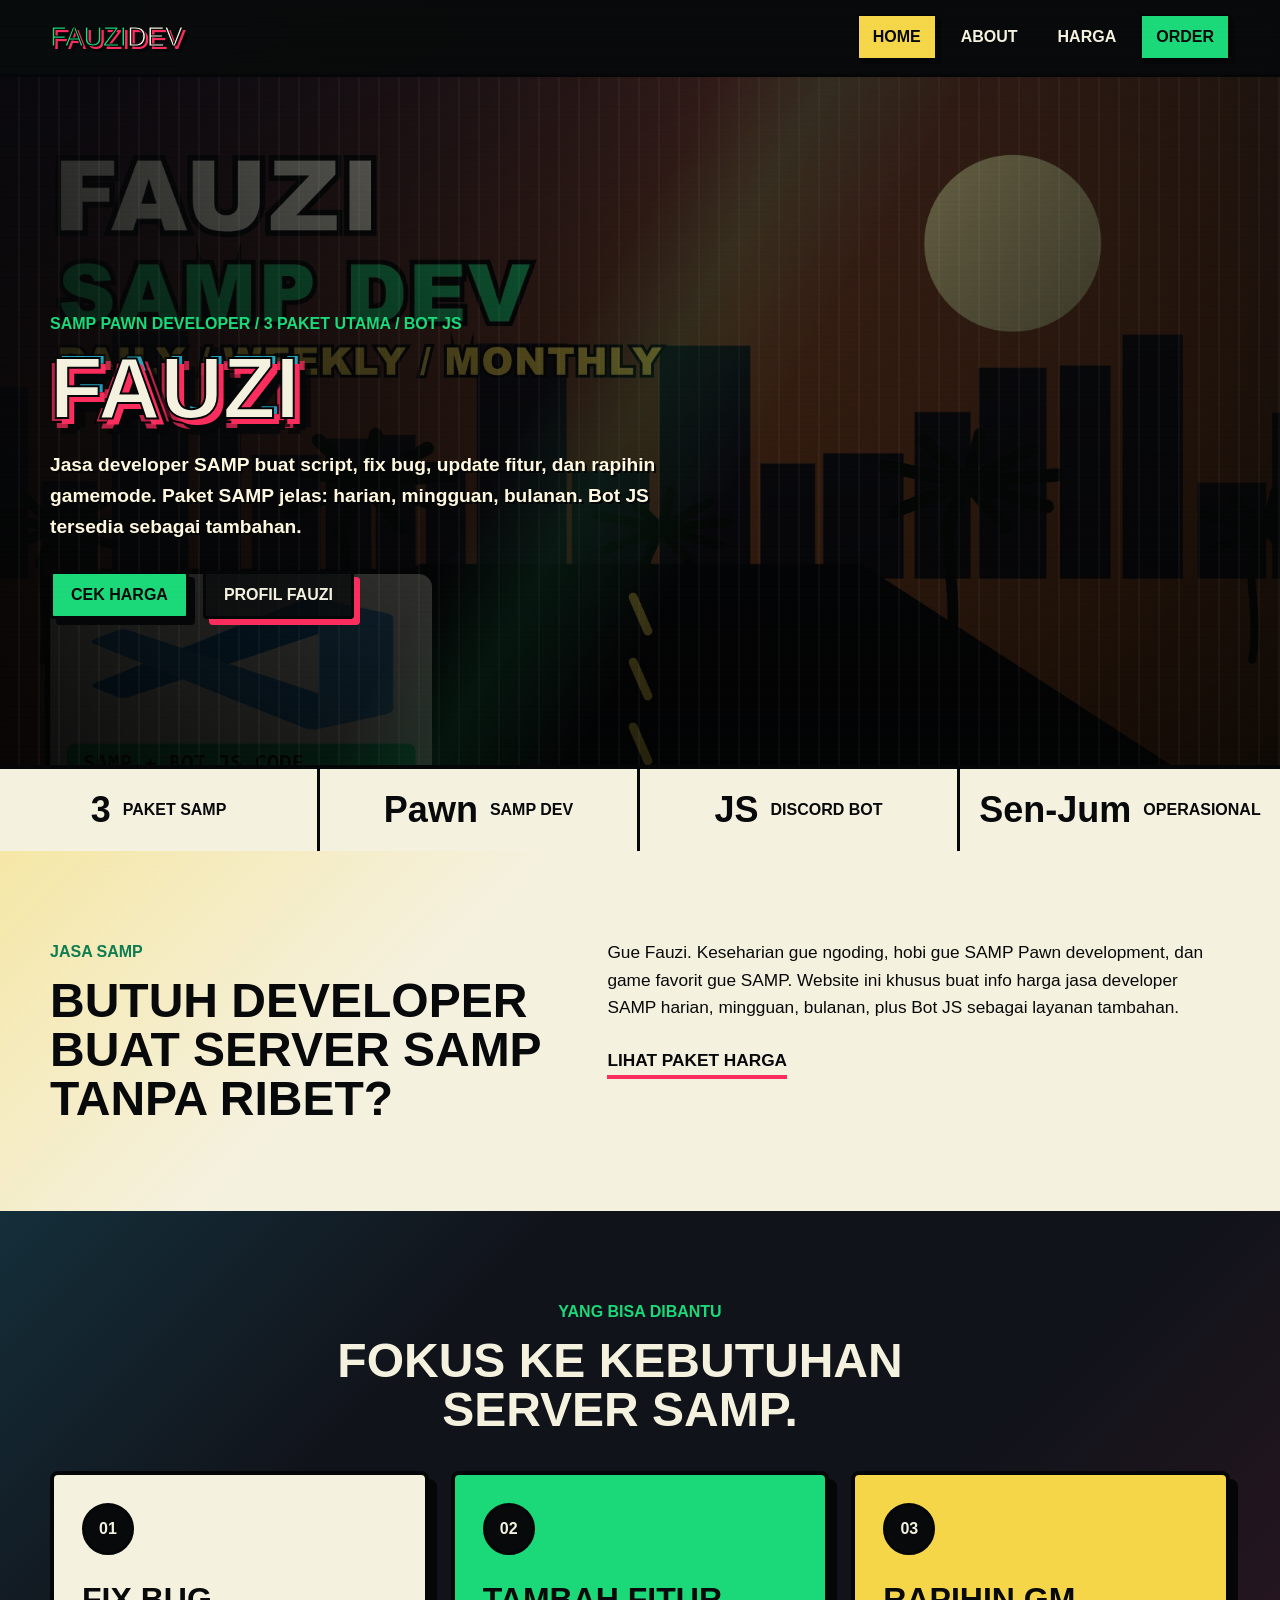
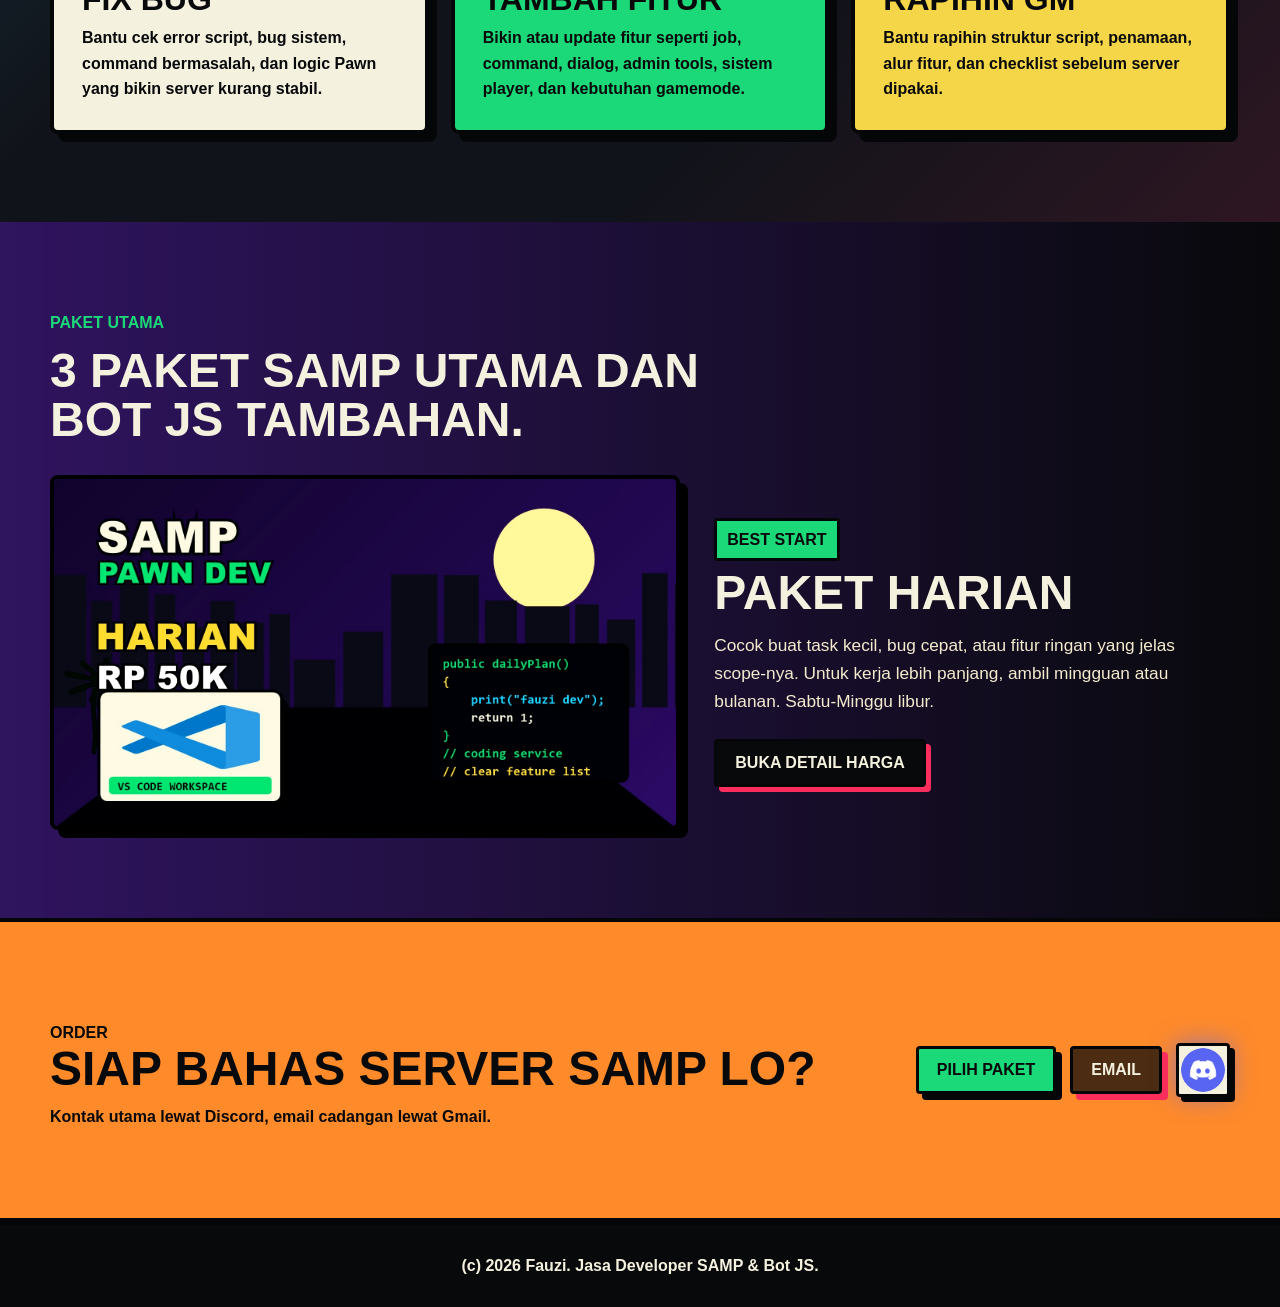
<file: index.html>
<!doctype html>
<html lang="id">
  <head>
    <meta charset="utf-8">
    <meta name="viewport" content="width=device-width, initial-scale=1">
    <meta name="description" content="Jasa developer SAMP Pawn dan Bot JS oleh Fauzi, paket harian, mingguan, bulanan, dan bot Discord.">
    <title>Fauzi | Jasa Developer SAMP</title>
    <link rel="stylesheet" href="css/style.css">
    <link rel="icon" href="assets/icons/github-icon.svg" type="image/svg+xml">
  </head>
  <body>
    <a class="skip-link" href="#main-content">Lewati ke konten</a>

    <header class="site-header">
      <nav class="nav-shell" aria-label="Navigasi utama">
        <a class="brand" href="index.html" aria-label="Kembali ke beranda">
          <span>fauzi</span>dev
        </a>
        <button class="nav-toggle" type="button" aria-expanded="false" aria-controls="nav-menu" aria-label="Buka menu">
          <span></span>
          <span></span>
          <span></span>
        </button>
        <ul class="nav-menu" id="nav-menu">
          <li><a href="index.html">Home</a></li>
          <li><a href="about.html">About</a></li>
          <li><a href="projects.html">Harga</a></li>
          <li><a class="nav-cta" href="projects.html#harga">Order</a></li>
        </ul>
      </nav>
    </header>

    <main id="main-content">
      <section class="hero">
        <div class="hero-shade"></div>
        <div class="hero-content reveal">
          <p class="eyebrow">SAMP Pawn developer / 3 paket utama / Bot JS</p>
          <h1 class="graffiti-title" data-text="Fauzi">Fauzi</h1>
          <p class="hero-copy">
            Jasa developer SAMP buat script, fix bug, update fitur, dan rapihin gamemode.
            Paket SAMP jelas: harian, mingguan, bulanan. Bot JS tersedia sebagai tambahan.
          </p>
          <div class="hero-actions">
            <a class="btn btn-primary" href="projects.html#harga">Cek Harga</a>
            <a class="btn btn-ghost" href="about.html">Profil Fauzi</a>
          </div>
        </div>

        <div class="hero-strip" aria-label="Ringkasan jasa">
          <div>
            <strong>3</strong>
            <span>Paket SAMP</span>
          </div>
          <div>
            <strong>Pawn</strong>
            <span>SAMP Dev</span>
          </div>
          <div>
            <strong>JS</strong>
            <span>Discord Bot</span>
          </div>
          <div>
            <strong>Sen-Jum</strong>
            <span>Operasional</span>
          </div>
        </div>
      </section>

      <section class="section intro-band">
        <div class="container two-column">
          <div class="section-heading reveal">
            <p class="eyebrow">Jasa SAMP</p>
            <h2>Butuh developer buat server SAMP tanpa ribet?</h2>
          </div>
          <div class="intro-copy reveal">
            <p>
              Gue Fauzi. Keseharian gue ngoding, hobi gue SAMP Pawn development,
              dan game favorit gue SAMP. Website ini khusus buat info harga jasa
              developer SAMP harian, mingguan, bulanan, plus Bot JS sebagai layanan tambahan.
            </p>
            <a class="text-link" href="projects.html#harga">Lihat paket harga</a>
          </div>
        </div>
      </section>

      <section class="section skill-band">
        <div class="container">
          <div class="section-heading center reveal">
            <p class="eyebrow">Yang bisa dibantu</p>
            <h2>Fokus ke kebutuhan server SAMP.</h2>
          </div>
          <div class="skill-grid">
            <article class="skill-card reveal">
              <span class="skill-number">01</span>
              <h3>Fix Bug</h3>
              <p>Bantu cek error script, bug sistem, command bermasalah, dan logic Pawn yang bikin server kurang stabil.</p>
            </article>
            <article class="skill-card reveal">
              <span class="skill-number">02</span>
              <h3>Tambah Fitur</h3>
              <p>Bikin atau update fitur seperti job, command, dialog, admin tools, sistem player, dan kebutuhan gamemode.</p>
            </article>
            <article class="skill-card reveal">
              <span class="skill-number">03</span>
              <h3>Rapihin GM</h3>
              <p>Bantu rapihin struktur script, penamaan, alur fitur, dan checklist sebelum server dipakai.</p>
            </article>
          </div>
        </div>
      </section>

      <section class="section featured-band">
        <div class="container">
          <div class="section-heading reveal">
            <p class="eyebrow">Paket utama</p>
            <h2>3 paket SAMP utama dan Bot JS tambahan.</h2>
          </div>
          <div class="featured-project">
            <img src="assets/images/price-daily.jpg" alt="Poster paket harian developer SAMP">
            <div class="featured-copy reveal">
              <span class="project-tag">Best Start</span>
              <h3>Paket Harian</h3>
              <p>
                Cocok buat task kecil, bug cepat, atau fitur ringan yang jelas scope-nya.
                Untuk kerja lebih panjang, ambil mingguan atau bulanan. Sabtu-Minggu libur.
              </p>
              <a class="btn btn-dark" href="projects.html#harga">Buka Detail Harga</a>
            </div>
          </div>
        </div>
      </section>

      <section class="section contact-band">
        <div class="container contact-panel reveal">
          <div>
            <p class="eyebrow">Order</p>
            <h2>Siap bahas server SAMP lo?</h2>
            <p>Kontak utama lewat Discord, email cadangan lewat Gmail.</p>
          </div>
          <div class="contact-actions">
            <a class="btn btn-primary" href="projects.html#harga">Pilih Paket</a>
            <a class="btn btn-ghost" href="mailto:Fluzyyxstore@gmail.com">Email</a>
            <a class="icon-link discord-link discord-order" href="https://discord.com/users/1318970252138385441" target="_blank" rel="noopener" data-message="Halo kak, saya ingin bertanya tentang jasa dev SAMP. Fitur fitur yang saya butuhkan:" aria-label="Buka Discord Fauzi" title="Discord Fauzi">
              <img src="assets/icons/discord-logo.png" alt="">
            </a>
          </div>
        </div>
      </section>
    </main>

    <footer class="site-footer">
      <p>(c) <span id="year"></span> Fauzi. Jasa Developer SAMP &amp; Bot JS.</p>
    </footer>

    <script src="js/script.js"></script>
  </body>
</html>
</file>
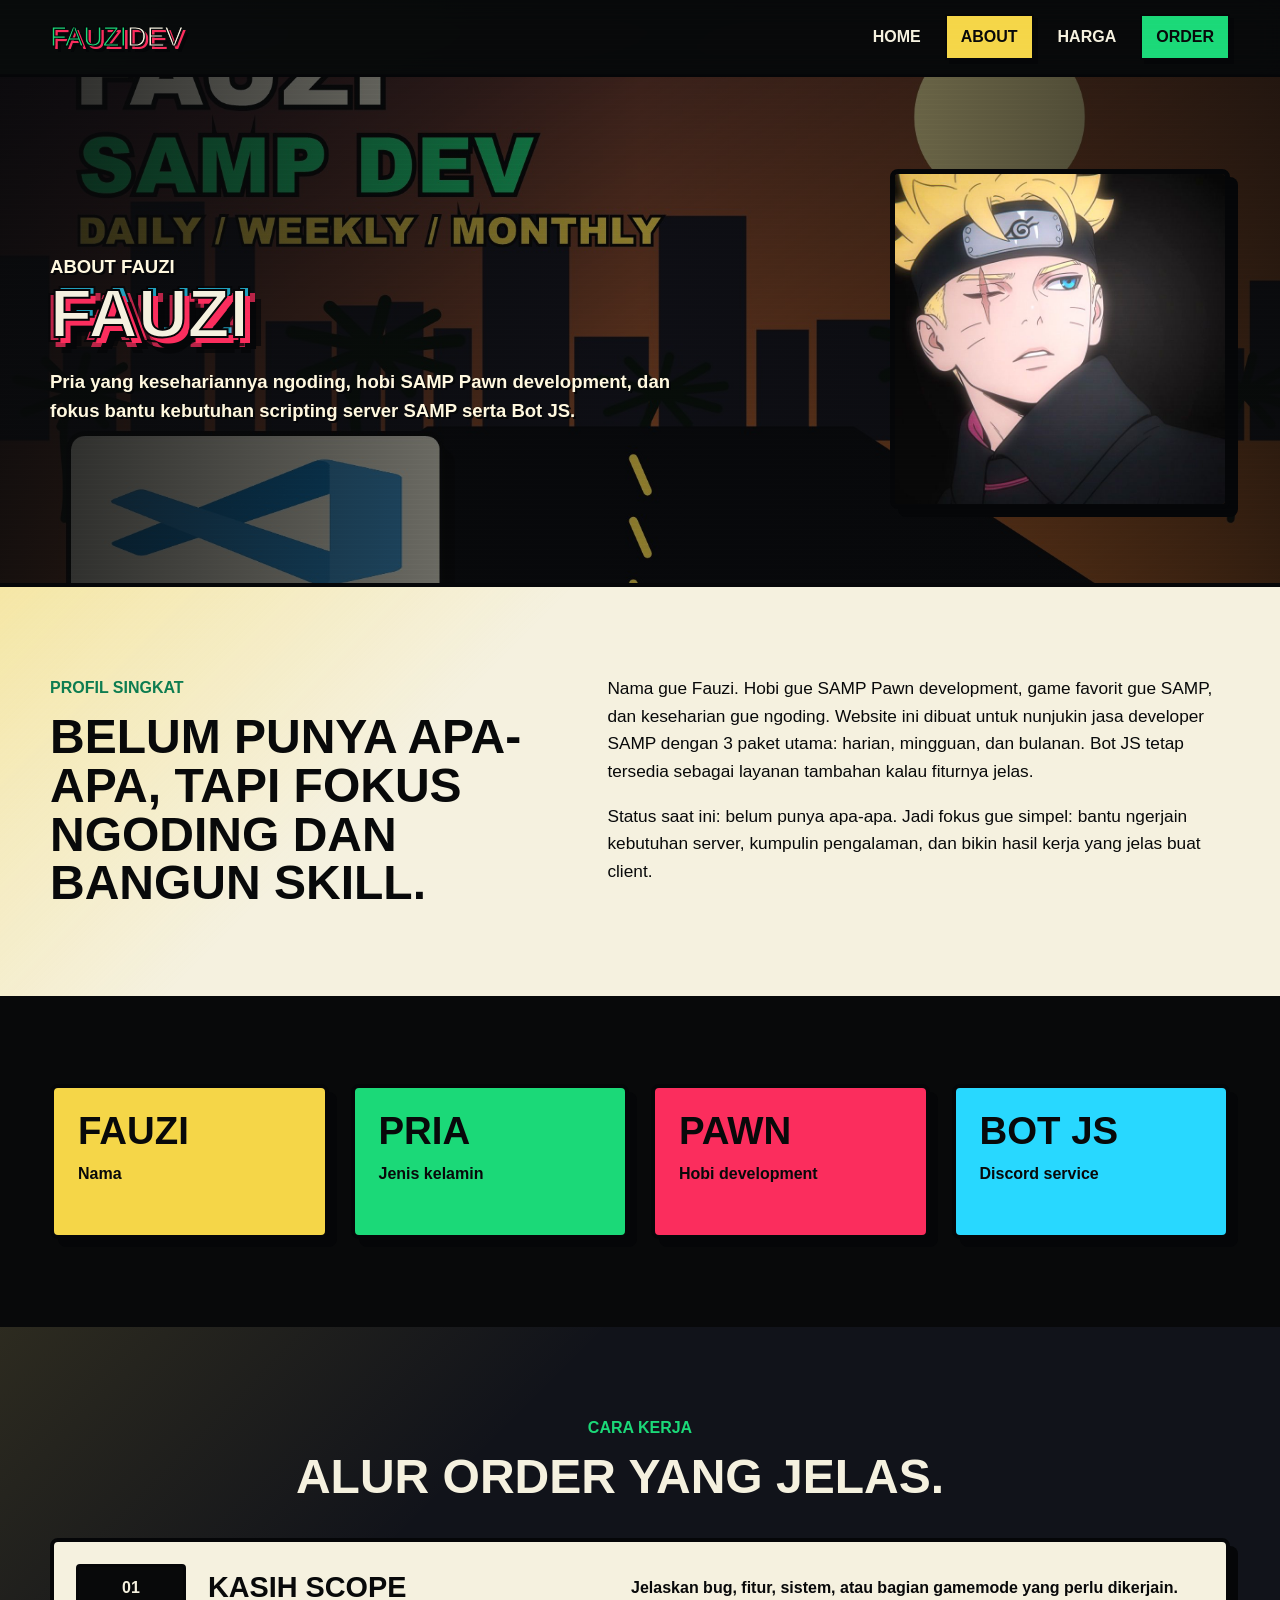
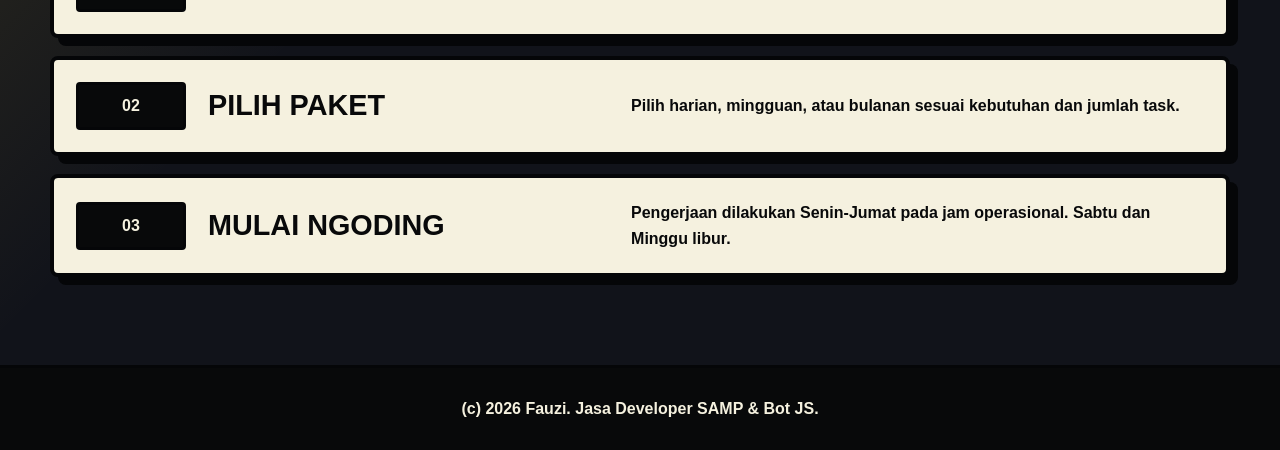
<file: about.html>
<!doctype html>
<html lang="id">
  <head>
    <meta charset="utf-8">
    <meta name="viewport" content="width=device-width, initial-scale=1">
    <meta name="description" content="Profil Fauzi, developer SAMP Pawn dan Bot JS.">
    <title>About | Fauzi Developer SAMP</title>
    <link rel="stylesheet" href="css/style.css">
    <link rel="icon" href="assets/icons/github-icon.svg" type="image/svg+xml">
  </head>
  <body>
    <a class="skip-link" href="#main-content">Lewati ke konten</a>

    <header class="site-header">
      <nav class="nav-shell" aria-label="Navigasi utama">
        <a class="brand" href="index.html" aria-label="Kembali ke beranda">
          <span>fauzi</span>dev
        </a>
        <button class="nav-toggle" type="button" aria-expanded="false" aria-controls="nav-menu" aria-label="Buka menu">
          <span></span>
          <span></span>
          <span></span>
        </button>
        <ul class="nav-menu" id="nav-menu">
          <li><a href="index.html">Home</a></li>
          <li><a href="about.html">About</a></li>
          <li><a href="projects.html">Harga</a></li>
          <li><a class="nav-cta" href="projects.html#harga">Order</a></li>
        </ul>
      </nav>
    </header>

    <main id="main-content">
      <section class="page-hero about-hero">
        <div class="container page-hero-grid">
          <div class="reveal">
            <p class="eyebrow">About Fauzi</p>
            <h1 class="graffiti-title small" data-text="Fauzi">Fauzi</h1>
            <p>
              Pria yang kesehariannya ngoding, hobi SAMP Pawn development,
              dan fokus bantu kebutuhan scripting server SAMP serta Bot JS.
            </p>
          </div>
          <figure class="profile-frame reveal">
            <img src="assets/images/foto-about.jpg" alt="Foto profil Fauzi">
          </figure>
        </div>
      </section>

      <section class="section bio-band">
        <div class="container two-column">
          <div class="section-heading reveal">
            <p class="eyebrow">Profil singkat</p>
            <h2>Belum punya apa-apa, tapi fokus ngoding dan bangun skill.</h2>
          </div>
          <div class="intro-copy reveal">
            <p>
              Nama gue Fauzi. Hobi gue SAMP Pawn development, game favorit gue SAMP,
              dan keseharian gue ngoding. Website ini dibuat untuk nunjukin jasa
              developer SAMP dengan 3 paket utama: harian, mingguan, dan bulanan. Bot JS
              tetap tersedia sebagai layanan tambahan kalau fiturnya jelas.
            </p>
            <p>
              Status saat ini: belum punya apa-apa. Jadi fokus gue simpel:
              bantu ngerjain kebutuhan server, kumpulin pengalaman, dan bikin hasil kerja
              yang jelas buat client.
            </p>
          </div>
        </div>
      </section>

      <section class="section stats-band">
        <div class="container stats-grid">
          <article class="stat-card reveal">
            <strong>Fauzi</strong>
            <span>Nama</span>
          </article>
          <article class="stat-card reveal">
            <strong>Pria</strong>
            <span>Jenis kelamin</span>
          </article>
          <article class="stat-card reveal">
            <strong>Pawn</strong>
            <span>Hobi development</span>
          </article>
          <article class="stat-card reveal">
            <strong>Bot JS</strong>
            <span>Discord service</span>
          </article>
        </div>
      </section>

      <section class="section timeline-band">
        <div class="container">
          <div class="section-heading center reveal">
            <p class="eyebrow">Cara kerja</p>
            <h2>Alur order yang jelas.</h2>
          </div>
          <div class="timeline">
            <article class="timeline-item reveal">
              <span>01</span>
              <h3>Kasih scope</h3>
              <p>Jelaskan bug, fitur, sistem, atau bagian gamemode yang perlu dikerjain.</p>
            </article>
            <article class="timeline-item reveal">
              <span>02</span>
              <h3>Pilih paket</h3>
              <p>Pilih harian, mingguan, atau bulanan sesuai kebutuhan dan jumlah task.</p>
            </article>
            <article class="timeline-item reveal">
              <span>03</span>
              <h3>Mulai ngoding</h3>
              <p>Pengerjaan dilakukan Senin-Jumat pada jam operasional. Sabtu dan Minggu libur.</p>
            </article>
          </div>
        </div>
      </section>
    </main>

    <footer class="site-footer">
      <p>(c) <span id="year"></span> Fauzi. Jasa Developer SAMP &amp; Bot JS.</p>
    </footer>

    <script src="js/script.js"></script>
  </body>
</html>
</file>
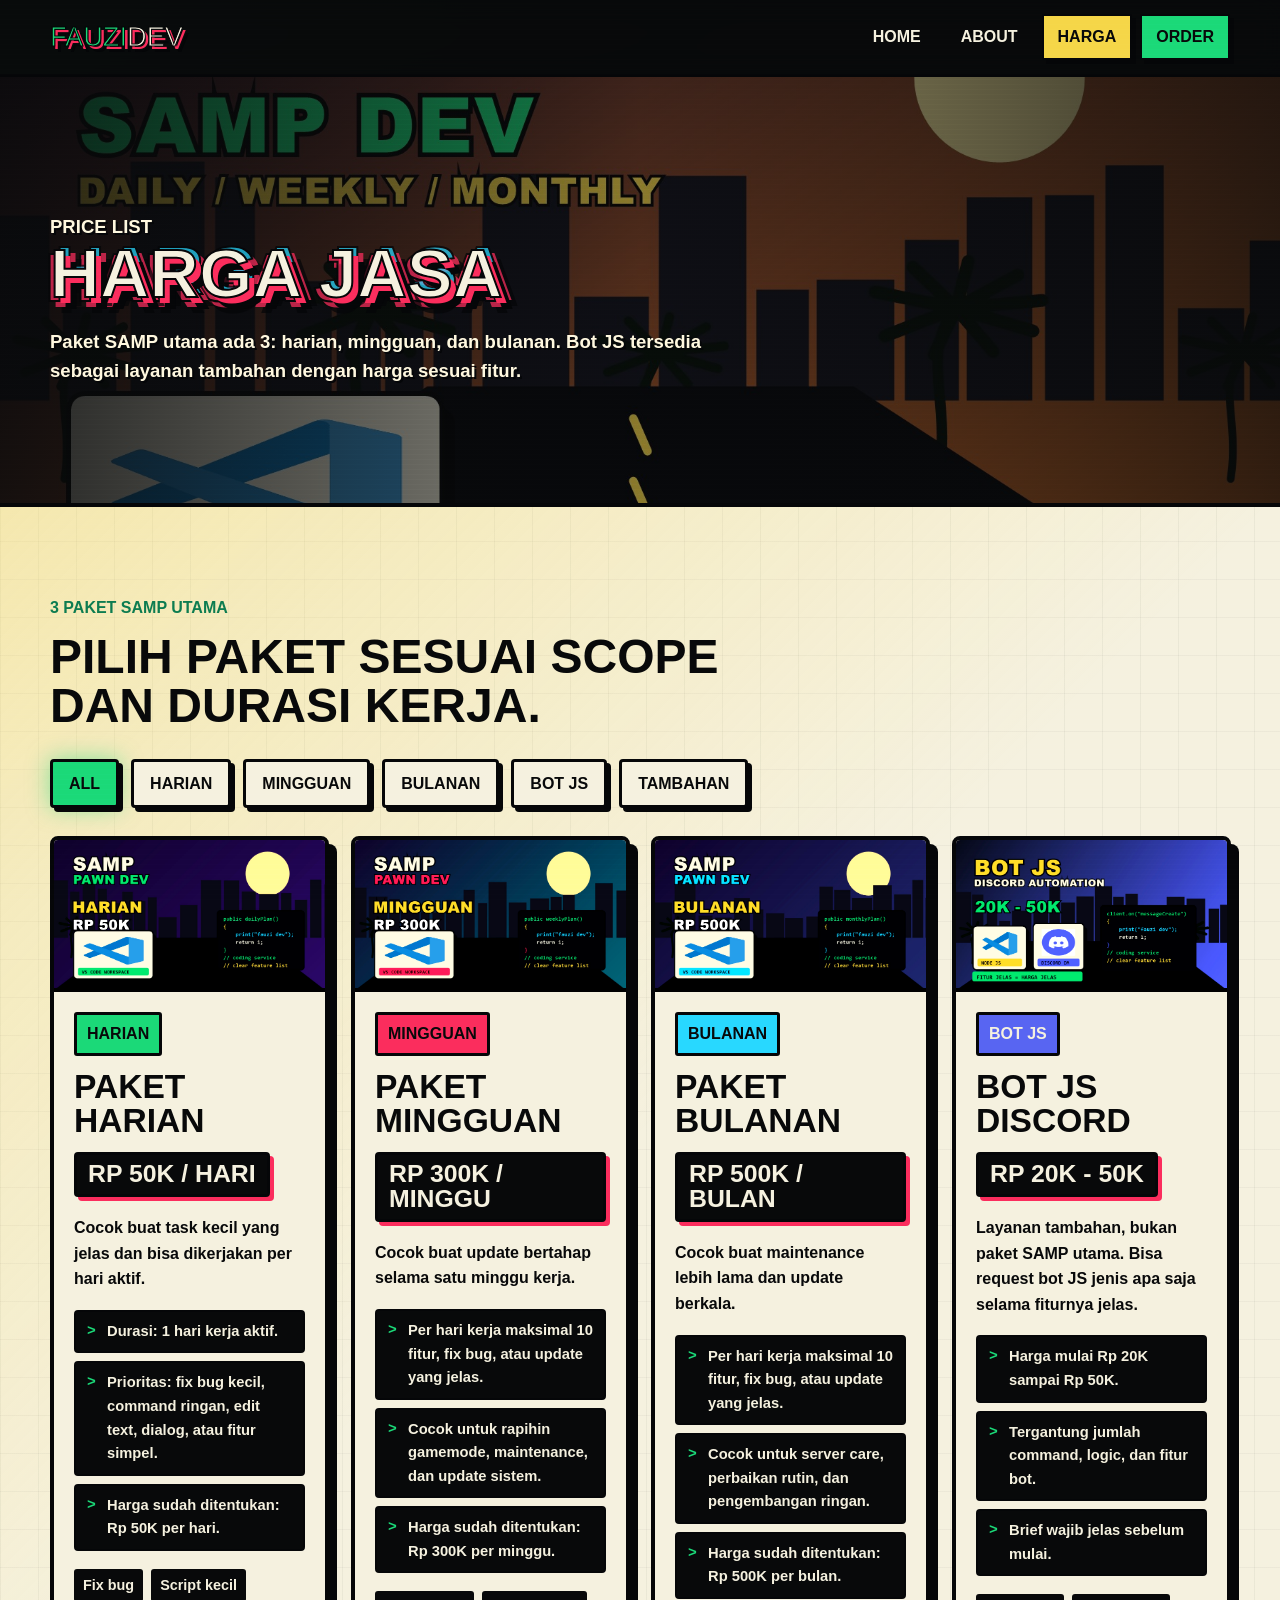
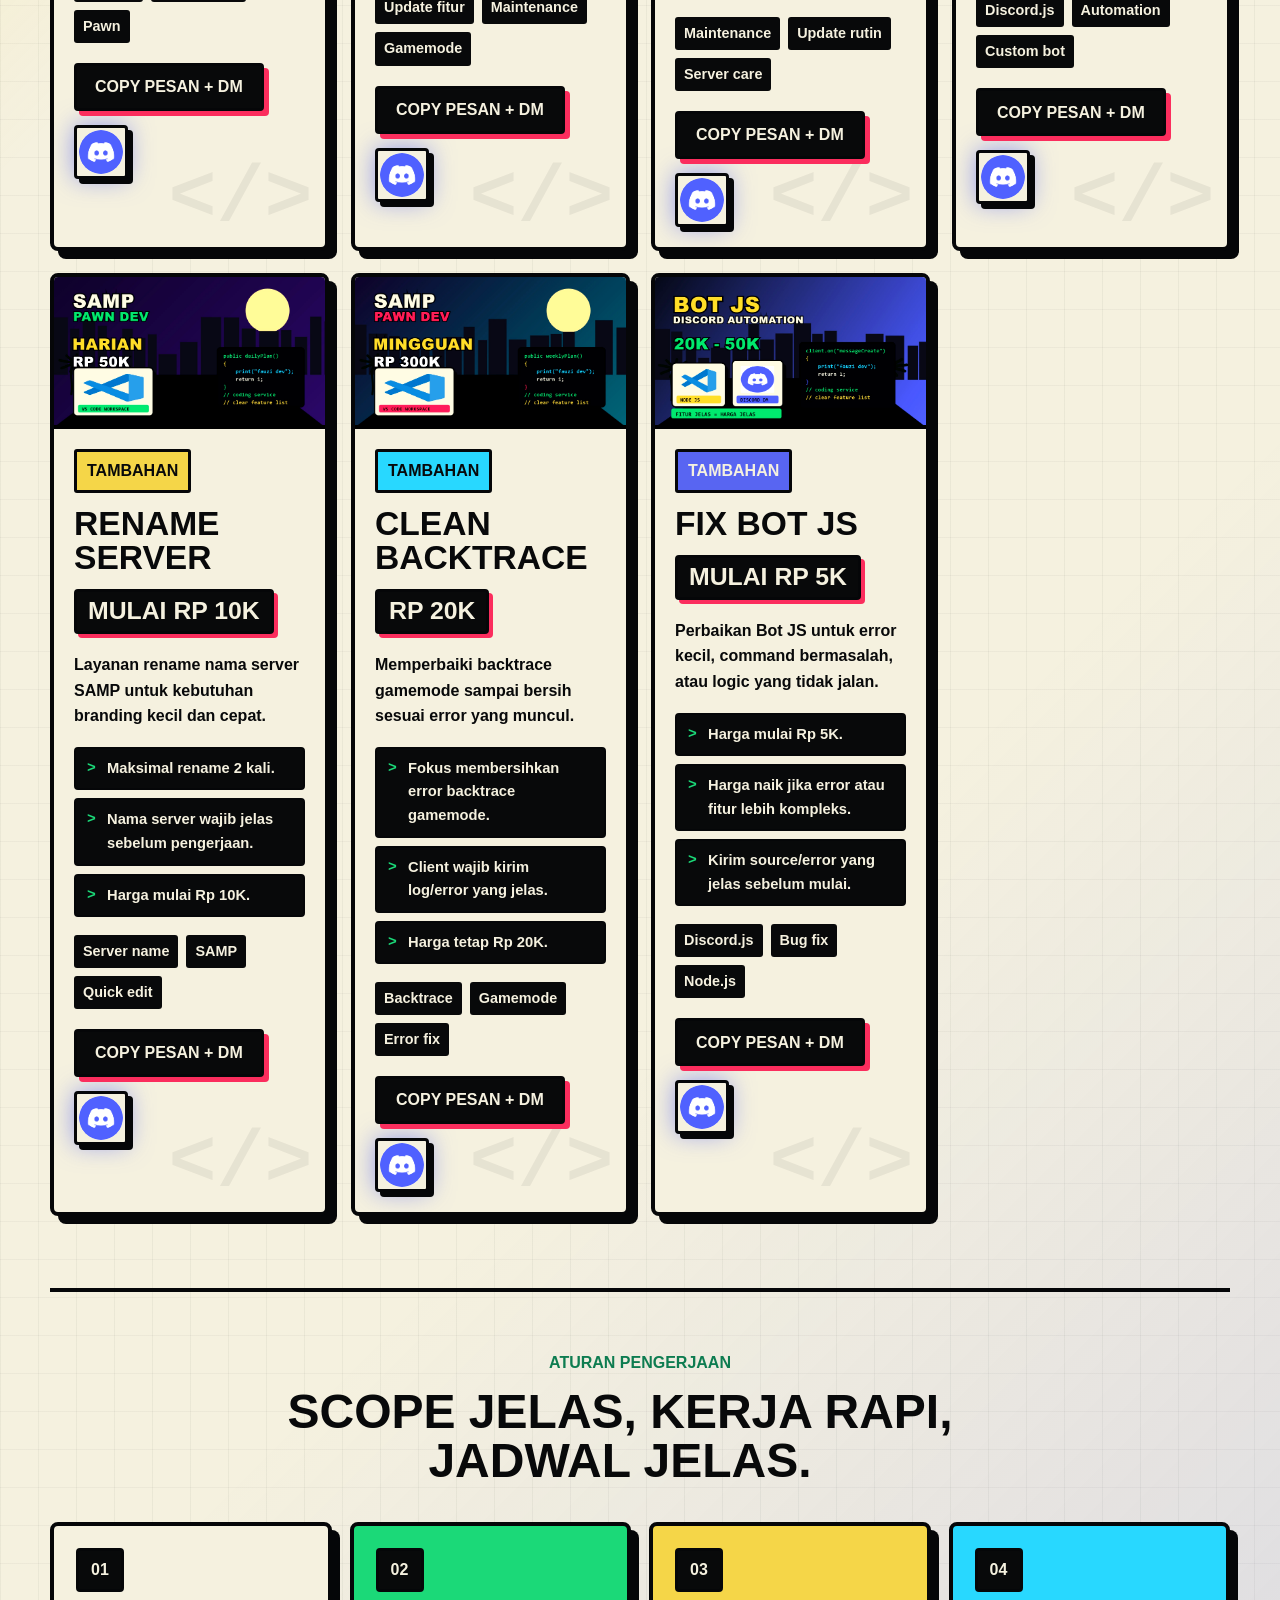
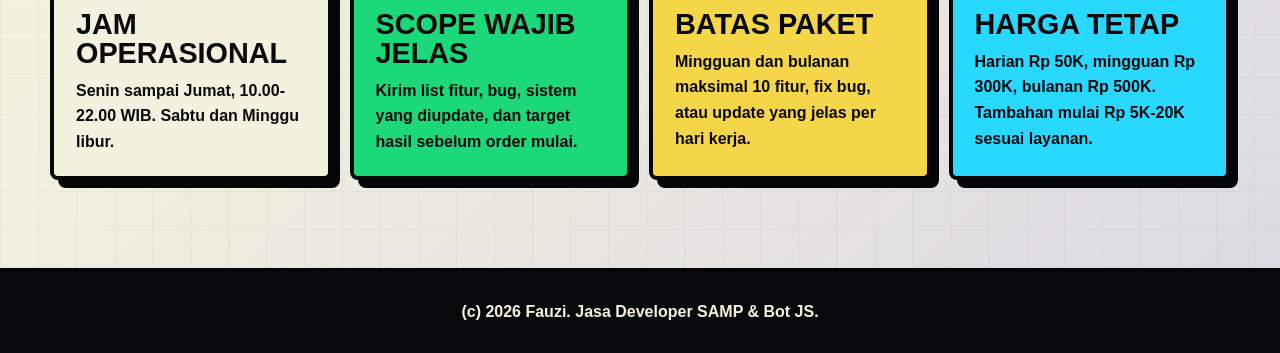
<file: projects.html>
<!doctype html>
<html lang="id">
  <head>
    <meta charset="utf-8">
    <meta name="viewport" content="width=device-width, initial-scale=1">
    <meta name="description" content="Harga jasa developer SAMP Pawn dan Bot JS oleh Fauzi.">
    <title>Harga | Jasa Developer SAMP &amp; Bot JS Fauzi</title>
    <link rel="stylesheet" href="css/style.css">
    <link rel="icon" href="assets/icons/github-icon.svg" type="image/svg+xml">
  </head>
  <body>
    <a class="skip-link" href="#main-content">Lewati ke konten</a>

    <header class="site-header">
      <nav class="nav-shell" aria-label="Navigasi utama">
        <a class="brand" href="index.html" aria-label="Kembali ke beranda">
          <span>fauzi</span>dev
        </a>
        <button class="nav-toggle" type="button" aria-expanded="false" aria-controls="nav-menu" aria-label="Buka menu">
          <span></span>
          <span></span>
          <span></span>
        </button>
        <ul class="nav-menu" id="nav-menu">
          <li><a href="index.html">Home</a></li>
          <li><a href="about.html">About</a></li>
          <li><a href="projects.html">Harga</a></li>
          <li><a class="nav-cta" href="#harga">Order</a></li>
        </ul>
      </nav>
    </header>

    <main id="main-content">
      <section class="page-hero projects-hero">
        <div class="container">
          <p class="eyebrow reveal">Price list</p>
          <h1 class="graffiti-title small reveal" data-text="Harga Jasa">Harga Jasa</h1>
          <p class="page-lead reveal">
            Paket SAMP utama ada 3: harian, mingguan, dan bulanan. Bot JS tersedia
            sebagai layanan tambahan dengan harga sesuai fitur.
          </p>
        </div>
      </section>

      <section class="section projects-band" id="harga">
        <div class="container">
          <div class="section-heading reveal package-heading">
            <p class="eyebrow">3 paket SAMP utama</p>
            <h2>Pilih paket sesuai scope dan durasi kerja.</h2>
          </div>

          <div class="filter-bar reveal" aria-label="Filter harga">
            <button class="filter-btn active" type="button" data-filter="all">All</button>
            <button class="filter-btn" type="button" data-filter="daily">Harian</button>
            <button class="filter-btn" type="button" data-filter="weekly">Mingguan</button>
            <button class="filter-btn" type="button" data-filter="monthly">Bulanan</button>
            <button class="filter-btn" type="button" data-filter="bot">Bot JS</button>
            <button class="filter-btn" type="button" data-filter="extra">Tambahan</button>
          </div>

          <div class="project-grid">
            <article class="project-card reveal" data-category="daily">
              <img src="assets/images/price-daily.jpg" alt="Poster paket harian jasa developer SAMP">
              <div class="project-body">
                <span class="project-tag">Harian</span>
                <h2>Paket Harian</h2>
                <p class="price">Rp 50K / hari</p>
                <p>Cocok buat task kecil yang jelas dan bisa dikerjakan per hari aktif.</p>
                <ul class="detail-list">
                  <li>Durasi: 1 hari kerja aktif.</li>
                  <li>Prioritas: fix bug kecil, command ringan, edit text, dialog, atau fitur simpel.</li>
                  <li>Harga sudah ditentukan: Rp 50K per hari.</li>
                </ul>
                <div class="tech-list">
                  <span>Fix bug</span>
                  <span>Script kecil</span>
                  <span>Pawn</span>
                </div>
                <div class="project-links">
                  <a class="btn btn-dark discord-order" href="https://discord.com/users/1318970252138385441" target="_blank" rel="noopener" data-message="Halo kak, saya ingin bertanya tentang jasa dev SAMP yang harian dengan fitur fitur berikut:">Copy Pesan + DM</a>
                  <a class="icon-link discord-link discord-order" href="https://discord.com/users/1318970252138385441" target="_blank" rel="noopener" data-message="Halo kak, saya ingin bertanya tentang jasa dev SAMP yang harian dengan fitur fitur berikut:" aria-label="Order harian lewat Discord" title="Discord Fauzi">
                    <img src="assets/icons/discord-logo.png" alt="">
                  </a>
                </div>
              </div>
            </article>

            <article class="project-card reveal" data-category="weekly">
              <img src="assets/images/price-weekly.jpg" alt="Poster paket mingguan jasa developer SAMP">
              <div class="project-body">
                <span class="project-tag pink">Mingguan</span>
                <h2>Paket Mingguan</h2>
                <p class="price">Rp 300K / minggu</p>
                <p>Cocok buat update bertahap selama satu minggu kerja.</p>
                <ul class="detail-list">
                  <li>Per hari kerja maksimal 10 fitur, fix bug, atau update yang jelas.</li>
                  <li>Cocok untuk rapihin gamemode, maintenance, dan update sistem.</li>
                  <li>Harga sudah ditentukan: Rp 300K per minggu.</li>
                </ul>
                <div class="tech-list">
                  <span>Update fitur</span>
                  <span>Maintenance</span>
                  <span>Gamemode</span>
                </div>
                <div class="project-links">
                  <a class="btn btn-dark discord-order" href="https://discord.com/users/1318970252138385441" target="_blank" rel="noopener" data-message="Halo kak, saya ingin bertanya tentang jasa dev SAMP yang mingguan dengan fitur fitur berikut:">Copy Pesan + DM</a>
                  <a class="icon-link discord-link discord-order" href="https://discord.com/users/1318970252138385441" target="_blank" rel="noopener" data-message="Halo kak, saya ingin bertanya tentang jasa dev SAMP yang mingguan dengan fitur fitur berikut:" aria-label="Order mingguan lewat Discord" title="Discord Fauzi">
                    <img src="assets/icons/discord-logo.png" alt="">
                  </a>
                </div>
              </div>
            </article>

            <article class="project-card reveal" data-category="monthly">
              <img src="assets/images/price-monthly.jpg" alt="Poster paket bulanan jasa developer SAMP">
              <div class="project-body">
                <span class="project-tag cyan">Bulanan</span>
                <h2>Paket Bulanan</h2>
                <p class="price">Rp 500K / bulan</p>
                <p>Cocok buat maintenance lebih lama dan update berkala.</p>
                <ul class="detail-list">
                  <li>Per hari kerja maksimal 10 fitur, fix bug, atau update yang jelas.</li>
                  <li>Cocok untuk server care, perbaikan rutin, dan pengembangan ringan.</li>
                  <li>Harga sudah ditentukan: Rp 500K per bulan.</li>
                </ul>
                <div class="tech-list">
                  <span>Maintenance</span>
                  <span>Update rutin</span>
                  <span>Server care</span>
                </div>
                <div class="project-links">
                  <a class="btn btn-dark discord-order" href="https://discord.com/users/1318970252138385441" target="_blank" rel="noopener" data-message="Halo kak, saya ingin bertanya tentang jasa dev SAMP yang bulanan dengan fitur fitur berikut:">Copy Pesan + DM</a>
                  <a class="icon-link discord-link discord-order" href="https://discord.com/users/1318970252138385441" target="_blank" rel="noopener" data-message="Halo kak, saya ingin bertanya tentang jasa dev SAMP yang bulanan dengan fitur fitur berikut:" aria-label="Order bulanan lewat Discord" title="Discord Fauzi">
                    <img src="assets/icons/discord-logo.png" alt="">
                  </a>
                </div>
              </div>
            </article>

            <article class="project-card reveal" data-category="bot">
              <img src="assets/images/bot-js.jpg" alt="Poster jasa Bot JS Discord">
              <div class="project-body">
                <span class="project-tag blue">Bot JS</span>
                <h2>Bot JS Discord</h2>
                <p class="price">Rp 20K - 50K</p>
                <p>Layanan tambahan, bukan paket SAMP utama. Bisa request bot JS jenis apa saja selama fiturnya jelas.</p>
                <ul class="detail-list">
                  <li>Harga mulai Rp 20K sampai Rp 50K.</li>
                  <li>Tergantung jumlah command, logic, dan fitur bot.</li>
                  <li>Brief wajib jelas sebelum mulai.</li>
                </ul>
                <div class="tech-list">
                  <span>Discord.js</span>
                  <span>Automation</span>
                  <span>Custom bot</span>
                </div>
                <div class="project-links">
                  <a class="btn btn-dark discord-order" href="https://discord.com/users/1318970252138385441" target="_blank" rel="noopener" data-message="Halo kak, saya ingin bertanya tentang jasa Bot JS dengan fitur fitur berikut:">Copy Pesan + DM</a>
                  <a class="icon-link discord-link discord-order" href="https://discord.com/users/1318970252138385441" target="_blank" rel="noopener" data-message="Halo kak, saya ingin bertanya tentang jasa Bot JS dengan fitur fitur berikut:" aria-label="Order Bot JS lewat Discord" title="Discord Fauzi">
                    <img src="assets/icons/discord-logo.png" alt="">
                  </a>
                </div>
              </div>
            </article>

            <article class="project-card reveal" data-category="extra">
              <img src="assets/images/price-daily.jpg" alt="Poster layanan rename server SAMP">
              <div class="project-body">
                <span class="project-tag yellow">Tambahan</span>
                <h2>Rename Server</h2>
                <p class="price">Mulai Rp 10K</p>
                <p>Layanan rename nama server SAMP untuk kebutuhan branding kecil dan cepat.</p>
                <ul class="detail-list">
                  <li>Maksimal rename 2 kali.</li>
                  <li>Nama server wajib jelas sebelum pengerjaan.</li>
                  <li>Harga mulai Rp 10K.</li>
                </ul>
                <div class="tech-list">
                  <span>Server name</span>
                  <span>SAMP</span>
                  <span>Quick edit</span>
                </div>
                <div class="project-links">
                  <a class="btn btn-dark discord-order" href="https://discord.com/users/1318970252138385441" target="_blank" rel="noopener" data-message="Halo kak, saya ingin order rename nama server SAMP. Nama server yang ingin dipakai:">Copy Pesan + DM</a>
                  <a class="icon-link discord-link discord-order" href="https://discord.com/users/1318970252138385441" target="_blank" rel="noopener" data-message="Halo kak, saya ingin order rename nama server SAMP. Nama server yang ingin dipakai:" aria-label="Order rename server lewat Discord" title="Discord Fauzi">
                    <img src="assets/icons/discord-logo.png" alt="">
                  </a>
                </div>
              </div>
            </article>

            <article class="project-card reveal" data-category="extra">
              <img src="assets/images/price-weekly.jpg" alt="Poster layanan backtrace gamemode SAMP">
              <div class="project-body">
                <span class="project-tag cyan">Tambahan</span>
                <h2>Clean Backtrace</h2>
                <p class="price">Rp 20K</p>
                <p>Memperbaiki backtrace gamemode sampai bersih sesuai error yang muncul.</p>
                <ul class="detail-list">
                  <li>Fokus membersihkan error backtrace gamemode.</li>
                  <li>Client wajib kirim log/error yang jelas.</li>
                  <li>Harga tetap Rp 20K.</li>
                </ul>
                <div class="tech-list">
                  <span>Backtrace</span>
                  <span>Gamemode</span>
                  <span>Error fix</span>
                </div>
                <div class="project-links">
                  <a class="btn btn-dark discord-order" href="https://discord.com/users/1318970252138385441" target="_blank" rel="noopener" data-message="Halo kak, saya ingin memperbaiki backtrace gamemode hingga bersih. Log/error yang muncul:">Copy Pesan + DM</a>
                  <a class="icon-link discord-link discord-order" href="https://discord.com/users/1318970252138385441" target="_blank" rel="noopener" data-message="Halo kak, saya ingin memperbaiki backtrace gamemode hingga bersih. Log/error yang muncul:" aria-label="Order clean backtrace lewat Discord" title="Discord Fauzi">
                    <img src="assets/icons/discord-logo.png" alt="">
                  </a>
                </div>
              </div>
            </article>

            <article class="project-card reveal" data-category="extra">
              <img src="assets/images/bot-js.jpg" alt="Poster layanan perbaikan Bot JS">
              <div class="project-body">
                <span class="project-tag blue">Tambahan</span>
                <h2>Fix Bot JS</h2>
                <p class="price">Mulai Rp 5K</p>
                <p>Perbaikan Bot JS untuk error kecil, command bermasalah, atau logic yang tidak jalan.</p>
                <ul class="detail-list">
                  <li>Harga mulai Rp 5K.</li>
                  <li>Harga naik jika error atau fitur lebih kompleks.</li>
                  <li>Kirim source/error yang jelas sebelum mulai.</li>
                </ul>
                <div class="tech-list">
                  <span>Discord.js</span>
                  <span>Bug fix</span>
                  <span>Node.js</span>
                </div>
                <div class="project-links">
                  <a class="btn btn-dark discord-order" href="https://discord.com/users/1318970252138385441" target="_blank" rel="noopener" data-message="Halo kak, saya ingin memperbaiki Bot JS. Error atau fitur yang bermasalah:">Copy Pesan + DM</a>
                  <a class="icon-link discord-link discord-order" href="https://discord.com/users/1318970252138385441" target="_blank" rel="noopener" data-message="Halo kak, saya ingin memperbaiki Bot JS. Error atau fitur yang bermasalah:" aria-label="Order fix Bot JS lewat Discord" title="Discord Fauzi">
                    <img src="assets/icons/discord-logo.png" alt="">
                  </a>
                </div>
              </div>
            </article>
          </div>

          <section class="work-rules reveal" aria-label="Aturan pengerjaan">
            <div class="section-heading center">
              <p class="eyebrow">Aturan pengerjaan</p>
              <h2>Scope jelas, kerja rapi, jadwal jelas.</h2>
            </div>
            <div class="rule-grid">
              <article class="rule-card">
                <span>01</span>
                <h3>Jam Operasional</h3>
                <p>Senin sampai Jumat, 10.00-22.00 WIB. Sabtu dan Minggu libur.</p>
              </article>
              <article class="rule-card">
                <span>02</span>
                <h3>Scope Wajib Jelas</h3>
                <p>Kirim list fitur, bug, sistem yang diupdate, dan target hasil sebelum order mulai.</p>
              </article>
              <article class="rule-card">
                <span>03</span>
                <h3>Batas Paket</h3>
                <p>Mingguan dan bulanan maksimal 10 fitur, fix bug, atau update yang jelas per hari kerja.</p>
              </article>
              <article class="rule-card">
                <span>04</span>
                <h3>Harga Tetap</h3>
                <p>Harian Rp 50K, mingguan Rp 300K, bulanan Rp 500K. Tambahan mulai Rp 5K-20K sesuai layanan.</p>
              </article>
            </div>
          </section>
        </div>
      </section>
    </main>

    <footer class="site-footer">
      <p>(c) <span id="year"></span> Fauzi. Jasa Developer SAMP &amp; Bot JS.</p>
    </footer>

    <script src="js/script.js"></script>
  </body>
</html>
</file>
<file: css/style.css>
:root {
  --ink: #08090a;
  --ink-soft: #11131a;
  --paper: #f5f1df;
  --muted: #cfc6a9;
  --acid: #1bd978;
  --sun: #f5d648;
  --hot: #fb2d5d;
  --cyan: #28d8ff;
  --orange: #ff8a2a;
  --violet: #2f145f;
  --line: #050608;
  --max-width: 1180px;
  --radius: 8px;
  --shadow: 8px 8px 0 var(--line);
}

*,
*::before,
*::after {
  box-sizing: border-box;
  letter-spacing: 0;
}

html {
  scroll-behavior: smooth;
}

body {
  margin: 0;
  color: var(--paper);
  background: var(--ink);
  font-family: "Trebuchet MS", Arial, sans-serif;
  line-height: 1.6;
  overflow-x: hidden;
}

body::before {
  content: "";
  position: fixed;
  inset: 0;
  z-index: -1;
  pointer-events: none;
  background:
    repeating-linear-gradient(0deg, rgba(255, 255, 255, 0.035) 0 1px, transparent 1px 4px),
    linear-gradient(135deg, rgba(27, 217, 120, 0.12), transparent 35%),
    linear-gradient(315deg, rgba(251, 45, 93, 0.14), transparent 36%);
}

body::after {
  content: "";
  position: fixed;
  inset: 0;
  z-index: 60;
  pointer-events: none;
  opacity: 0.18;
  background: repeating-linear-gradient(0deg, rgba(255, 255, 255, 0.14) 0 1px, transparent 1px 5px);
  mix-blend-mode: overlay;
}

img {
  display: block;
  max-width: 100%;
}

a {
  color: inherit;
  text-decoration: none;
}

button,
input,
textarea {
  font: inherit;
}

.skip-link {
  position: absolute;
  top: -120px;
  left: 16px;
  z-index: 50;
  padding: 10px 14px;
  color: var(--ink);
  background: var(--sun);
  border: 3px solid var(--line);
}

.skip-link:focus {
  top: 16px;
}

.site-header {
  position: sticky;
  top: 0;
  z-index: 40;
  background: rgba(8, 9, 10, 0.9);
  border-bottom: 3px solid var(--line);
  backdrop-filter: blur(14px);
}

.nav-shell {
  width: min(100% - 32px, var(--max-width));
  height: 74px;
  margin: 0 auto;
  display: flex;
  align-items: center;
  justify-content: space-between;
  gap: 24px;
}

.brand {
  color: var(--paper);
  font-family: Impact, Haettenschweiler, "Arial Black", sans-serif;
  font-size: 1.7rem;
  line-height: 1;
  text-transform: uppercase;
  -webkit-text-stroke: 1px var(--line);
  text-shadow: 3px 3px 0 var(--hot), 6px 6px 0 var(--line);
  white-space: nowrap;
}

.brand span {
  color: var(--acid);
}

.nav-menu {
  display: flex;
  align-items: center;
  gap: 8px;
  padding: 0;
  margin: 0;
  list-style: none;
}

.nav-menu a {
  display: inline-flex;
  align-items: center;
  justify-content: center;
  min-height: 42px;
  padding: 8px 14px;
  color: var(--paper);
  border: 2px solid transparent;
  font-weight: 800;
  text-transform: uppercase;
}

.nav-menu a:hover,
.nav-menu a:focus-visible,
.nav-menu a[aria-current="page"] {
  color: var(--ink);
  background: var(--sun);
  border-color: var(--line);
  outline: none;
  box-shadow: 4px 4px 0 var(--line);
}

.nav-menu .nav-cta {
  color: var(--ink);
  background: var(--acid);
  border-color: var(--line);
  box-shadow: 4px 4px 0 var(--line);
}

.nav-toggle {
  width: 46px;
  height: 42px;
  display: none;
  flex-direction: column;
  align-items: center;
  justify-content: center;
  gap: 5px;
  color: var(--paper);
  background: var(--ink);
  border: 2px solid var(--paper);
  border-radius: 4px;
  cursor: pointer;
}

.nav-toggle span {
  width: 24px;
  height: 3px;
  background: currentColor;
}

.container {
  width: min(100% - 32px, var(--max-width));
  margin: 0 auto;
}

.section {
  padding: 88px 0;
}

.two-column {
  display: grid;
  grid-template-columns: minmax(0, 0.9fr) minmax(0, 1.1fr);
  gap: 48px;
  align-items: start;
}

.eyebrow {
  margin: 0 0 12px;
  color: var(--acid);
  font-weight: 900;
  text-transform: uppercase;
}

.section-heading h2,
.contact-panel h2,
.featured-copy h3,
.project-body h2,
.timeline-item h3 {
  margin: 0;
  font-family: Impact, Haettenschweiler, "Arial Black", sans-serif;
  line-height: 1.02;
  text-transform: uppercase;
}

.section-heading h2 {
  max-width: 720px;
  font-size: 3rem;
}

.section-heading.center {
  max-width: 760px;
  margin: 0 auto 36px;
  text-align: center;
}

.intro-copy {
  color: inherit;
  font-size: 1.08rem;
}

.intro-copy p:first-child {
  margin-top: 0;
}

.text-link {
  display: inline-flex;
  margin-top: 8px;
  color: var(--ink);
  font-weight: 900;
  text-transform: uppercase;
  border-bottom: 4px solid var(--hot);
}

.btn {
  position: relative;
  min-height: 48px;
  display: inline-flex;
  align-items: center;
  justify-content: center;
  padding: 12px 18px;
  border: 3px solid var(--line);
  border-radius: 4px;
  font-weight: 900;
  line-height: 1.1;
  text-align: center;
  text-transform: uppercase;
  cursor: pointer;
  overflow: hidden;
  transition: transform 180ms ease, box-shadow 180ms ease, background 180ms ease;
}

.btn::after {
  content: "";
  position: absolute;
  top: -90%;
  left: -45%;
  width: 34%;
  height: 280%;
  background: rgba(255, 255, 255, 0.42);
  transform: rotate(22deg) translateX(-260%);
  transition: transform 480ms ease;
  will-change: transform;
}

.btn:hover,
.btn:focus-visible {
  transform: translate(-2px, -2px);
  outline: none;
}

.btn:hover::after,
.btn:focus-visible::after {
  transform: rotate(22deg) translateX(640%);
}

.btn-primary {
  color: var(--ink);
  background: var(--acid);
  box-shadow: 6px 6px 0 var(--line);
}

.btn-ghost {
  color: var(--paper);
  background: rgba(8, 9, 10, 0.72);
  box-shadow: 6px 6px 0 var(--hot);
}

.btn-dark {
  color: var(--paper);
  background: var(--ink);
  box-shadow: 5px 5px 0 var(--hot);
}

.hero {
  min-height: 86vh;
  position: relative;
  display: flex;
  align-items: center;
  overflow: hidden;
  padding: 120px 24px 118px;
  background:
    linear-gradient(90deg, rgba(8, 9, 10, 0.82), rgba(8, 9, 10, 0.34) 58%, rgba(8, 9, 10, 0.78)),
    url("../assets/images/hero-street.jpg") center / cover no-repeat;
}

.hero::before {
  content: "";
  position: absolute;
  inset: 0;
  z-index: 1;
  pointer-events: none;
  background:
    linear-gradient(120deg, transparent 0 42%, rgba(27, 217, 120, 0.2) 48%, transparent 56%),
    repeating-linear-gradient(90deg, transparent 0 18px, rgba(255, 255, 255, 0.08) 18px 20px);
  opacity: 0.42;
  mix-blend-mode: screen;
  animation: neon-sweep 8s ease-in-out infinite;
  will-change: transform, opacity;
}

.hero-shade {
  position: absolute;
  inset: 0;
  z-index: 0;
  background:
    linear-gradient(180deg, rgba(8, 9, 10, 0.2), rgba(8, 9, 10, 0.85)),
    repeating-linear-gradient(90deg, rgba(255, 255, 255, 0.06) 0 1px, transparent 1px 9px);
  mix-blend-mode: multiply;
}

.hero-content {
  position: relative;
  z-index: 2;
  width: min(100%, var(--max-width));
  margin: 0 auto;
}

.graffiti-title {
  position: relative;
  display: inline-block;
  isolation: isolate;
  max-width: 900px;
  margin: 0 0 22px;
  color: var(--paper);
  font-family: Impact, Haettenschweiler, "Arial Black", sans-serif;
  font-size: 5.4rem;
  line-height: 0.92;
  text-transform: uppercase;
  overflow-wrap: anywhere;
  -webkit-text-stroke: 2px var(--line);
  text-shadow: 6px 6px 0 var(--hot), 12px 12px 0 var(--line);
}

.graffiti-title::before,
.graffiti-title::after {
  content: attr(data-text);
  position: absolute;
  inset: 0;
  pointer-events: none;
  -webkit-text-stroke: 2px var(--line);
  opacity: 0.72;
}

.graffiti-title::before {
  color: var(--cyan);
  z-index: -1;
  transform: translate(5px, -3px);
  animation: title-drift 5s ease-in-out infinite;
}

.graffiti-title::after {
  color: var(--hot);
  z-index: -2;
  transform: translate(-5px, 4px);
  animation: title-drift 6.5s ease-in-out infinite reverse;
}

.graffiti-title.small {
  font-size: 4.3rem;
}

.hero-copy,
.page-lead {
  max-width: 650px;
  margin: 0 0 28px;
  color: #fff8df;
  font-size: 1.2rem;
  font-weight: 700;
  text-shadow: 2px 2px 0 var(--line);
}

.hero-actions,
.contact-actions,
.project-links {
  display: flex;
  flex-wrap: wrap;
  gap: 14px;
  align-items: center;
}

.hero-strip {
  position: absolute;
  right: 0;
  bottom: 0;
  left: 0;
  z-index: 3;
  display: grid;
  grid-template-columns: repeat(4, minmax(0, 1fr));
  color: var(--ink);
  background: var(--paper);
  border-top: 4px solid var(--line);
}

.hero-strip div {
  min-height: 82px;
  display: flex;
  align-items: center;
  justify-content: center;
  gap: 12px;
  padding: 14px;
  border-right: 3px solid var(--line);
}

.hero-strip div:last-child {
  border-right: 0;
}

.hero-strip strong {
  font-family: Impact, Haettenschweiler, "Arial Black", sans-serif;
  font-size: 2.25rem;
  line-height: 1;
}

.hero-strip span {
  font-weight: 900;
  text-transform: uppercase;
}

.intro-band,
.bio-band,
.projects-band {
  color: var(--ink);
  background:
    linear-gradient(135deg, rgba(245, 214, 72, 0.38), transparent 34%),
    var(--paper);
}

.projects-band {
  background:
    linear-gradient(135deg, rgba(245, 214, 72, 0.32), transparent 30%),
    linear-gradient(315deg, rgba(88, 101, 242, 0.16), transparent 34%),
    repeating-linear-gradient(90deg, rgba(8, 9, 10, 0.045) 0 1px, transparent 1px 38px),
    repeating-linear-gradient(0deg, rgba(8, 9, 10, 0.035) 0 1px, transparent 1px 38px),
    var(--paper);
}

.intro-band .eyebrow,
.bio-band .eyebrow,
.projects-band .eyebrow {
  color: #0d7c50;
}

.skill-band {
  background:
    linear-gradient(135deg, rgba(40, 216, 255, 0.14), transparent 30%),
    linear-gradient(315deg, rgba(251, 45, 93, 0.12), transparent 36%),
    var(--ink-soft);
}

.skill-grid,
.project-grid,
.stats-grid {
  display: grid;
  grid-template-columns: repeat(3, minmax(0, 1fr));
  gap: 22px;
}

.project-grid,
.stats-grid {
  grid-template-columns: repeat(4, minmax(0, 1fr));
}

.package-heading {
  margin-bottom: 28px;
}

.skill-card,
.stat-card,
.project-card,
.timeline-item {
  border: 4px solid var(--line);
  border-radius: var(--radius);
  box-shadow: var(--shadow);
}

.skill-card {
  min-height: 260px;
  position: relative;
  padding: 28px;
  color: var(--ink);
  background: var(--paper);
  transition: transform 200ms ease, box-shadow 200ms ease;
}

.skill-card:nth-child(2) {
  background: var(--acid);
}

.skill-card:nth-child(3) {
  background: var(--sun);
}

.skill-number {
  display: inline-flex;
  width: 52px;
  height: 52px;
  align-items: center;
  justify-content: center;
  margin-bottom: 28px;
  color: var(--paper);
  background: var(--ink);
  border: 3px solid var(--line);
  border-radius: 50%;
  font-weight: 900;
}

.skill-card h3 {
  margin: 0 0 10px;
  font-family: Impact, Haettenschweiler, "Arial Black", sans-serif;
  font-size: 2rem;
  line-height: 1;
  text-transform: uppercase;
}

.skill-card p {
  margin: 0;
  font-weight: 700;
}

.skill-card:hover {
  transform: translate(-4px, -6px) rotate(-1deg);
  box-shadow: 12px 12px 0 var(--line);
}

.featured-band {
  background:
    linear-gradient(90deg, rgba(47, 20, 95, 0.92), rgba(8, 9, 10, 0.98)),
    var(--violet);
}

.featured-project {
  display: grid;
  grid-template-columns: minmax(0, 1.1fr) minmax(320px, 0.9fr);
  gap: 34px;
  align-items: center;
  margin-top: 30px;
}

.featured-project img {
  width: 100%;
  aspect-ratio: 16 / 9;
  object-fit: cover;
  border: 4px solid var(--line);
  border-radius: var(--radius);
  box-shadow: var(--shadow);
  filter: saturate(1.14) contrast(1.08);
}

.featured-copy {
  padding: 8px 0;
}

.featured-copy h3 {
  margin: 8px 0 14px;
  font-size: 3rem;
}

.featured-copy p {
  margin: 0 0 24px;
  color: #f4ebcf;
  font-size: 1.08rem;
}

.project-tag {
  display: inline-flex;
  padding: 6px 10px;
  color: var(--ink);
  background: var(--acid);
  border: 3px solid var(--line);
  border-radius: 3px;
  font-weight: 900;
  text-transform: uppercase;
}

.project-tag.pink {
  background: var(--hot);
}

.project-tag.yellow {
  background: var(--sun);
}

.project-tag.cyan {
  background: var(--cyan);
}

.project-tag.blue {
  color: var(--paper);
  background: #5865f2;
}

.contact-band {
  color: var(--ink);
  background: var(--orange);
  border-top: 4px solid var(--line);
  border-bottom: 4px solid var(--line);
}

.contact-panel {
  display: grid;
  grid-template-columns: minmax(0, 1fr) auto;
  gap: 28px;
  align-items: center;
}

.contact-panel .eyebrow {
  color: var(--ink);
}

.contact-panel h2 {
  font-size: 3rem;
}

.contact-panel p {
  margin: 10px 0 0;
  font-weight: 800;
}

.page-hero {
  min-height: 430px;
  display: flex;
  align-items: center;
  padding: 92px 0 74px;
  background:
    linear-gradient(90deg, rgba(8, 9, 10, 0.88), rgba(8, 9, 10, 0.45), rgba(8, 9, 10, 0.82)),
    url("../assets/images/hero-street.jpg") center / cover no-repeat;
  border-bottom: 4px solid var(--line);
}

.page-hero-grid {
  display: grid;
  grid-template-columns: minmax(0, 1fr) 340px;
  gap: 44px;
  align-items: center;
}

.page-hero p {
  max-width: 670px;
  margin: 0;
  color: #fff8df;
  font-size: 1.16rem;
  font-weight: 800;
  text-shadow: 2px 2px 0 var(--line);
}

.profile-frame {
  margin: 0;
}

.profile-frame img {
  width: 100%;
  aspect-ratio: 1;
  object-fit: cover;
  background: var(--sun);
  border: 5px solid var(--line);
  border-radius: var(--radius);
  box-shadow: var(--shadow);
}

.stats-band {
  background: var(--ink);
}

.stat-card {
  min-height: 155px;
  padding: 24px;
  color: var(--ink);
  background: var(--sun);
}

.stat-card:nth-child(2) {
  background: var(--acid);
}

.stat-card:nth-child(3) {
  background: var(--hot);
}

.stat-card:nth-child(4) {
  background: var(--cyan);
}

.stat-card strong {
  display: block;
  font-family: Impact, Haettenschweiler, "Arial Black", sans-serif;
  font-size: 2.4rem;
  line-height: 1;
  text-transform: uppercase;
}

.stat-card span {
  display: block;
  margin-top: 10px;
  font-weight: 900;
}

.timeline-band {
  background:
    linear-gradient(135deg, rgba(245, 214, 72, 0.12), transparent 32%),
    var(--ink-soft);
}

.timeline {
  display: grid;
  gap: 18px;
}

.timeline-item {
  display: grid;
  grid-template-columns: 110px minmax(0, 0.7fr) minmax(0, 1fr);
  gap: 22px;
  align-items: center;
  padding: 22px;
  color: var(--ink);
  background: var(--paper);
}

.timeline-item span {
  display: inline-flex;
  min-height: 48px;
  align-items: center;
  justify-content: center;
  color: var(--paper);
  background: var(--ink);
  border: 3px solid var(--line);
  border-radius: 4px;
  font-weight: 900;
}

.timeline-item h3 {
  font-size: 1.8rem;
}

.timeline-item p {
  margin: 0;
  font-weight: 700;
}

.filter-bar {
  display: flex;
  flex-wrap: wrap;
  gap: 12px;
  margin-bottom: 28px;
}

.filter-btn {
  min-height: 44px;
  padding: 9px 16px;
  color: var(--ink);
  background: var(--paper);
  border: 3px solid var(--line);
  border-radius: 4px;
  font-weight: 900;
  text-transform: uppercase;
  cursor: pointer;
  box-shadow: 4px 4px 0 var(--line);
}

.filter-btn.active,
.filter-btn:hover,
.filter-btn:focus-visible {
  background: var(--acid);
  outline: none;
  box-shadow: 4px 4px 0 var(--line), 0 0 22px rgba(27, 217, 120, 0.5);
}

.project-card {
  position: relative;
  overflow: hidden;
  color: var(--ink);
  background: var(--paper);
  transform-style: preserve-3d;
  transition: transform 220ms ease, box-shadow 220ms ease;
  will-change: transform;
}

.project-card::before {
  content: "</>";
  position: absolute;
  right: 12px;
  bottom: 8px;
  z-index: 0;
  color: rgba(8, 9, 10, 0.06);
  font-family: Consolas, monospace;
  font-size: 5rem;
  font-weight: 900;
  line-height: 1;
}

.project-card::after {
  content: "";
  position: absolute;
  inset: 0;
  pointer-events: none;
  background: linear-gradient(115deg, transparent 0 38%, rgba(255, 255, 255, 0.42) 48%, transparent 58%);
  transform: translateX(-130%);
  transition: transform 620ms ease;
}

.project-card[hidden] {
  display: none;
}

.project-card img {
  width: 100%;
  aspect-ratio: 16 / 9;
  object-fit: cover;
  border-bottom: 4px solid var(--line);
  filter: saturate(1.18) contrast(1.1);
  transition: transform 260ms ease;
}

.project-card:hover,
.project-card:focus-within {
  transform: translate(-5px, -7px) rotate(-1deg);
  box-shadow: 13px 13px 0 var(--line);
}

.project-card:hover::after,
.project-card:focus-within::after {
  transform: translateX(135%);
}

.project-card:hover img,
.project-card:focus-within img {
  transform: scale(1.045);
}

.project-body {
  position: relative;
  z-index: 1;
  padding: 20px;
}

.project-body h2 {
  margin-top: 14px;
  font-size: 2.1rem;
}

.project-body p {
  margin: 10px 0 18px;
  font-weight: 700;
}

.detail-list {
  display: grid;
  gap: 8px;
  padding: 0;
  margin: 0 0 18px;
  list-style: none;
}

.detail-list li {
  position: relative;
  padding: 8px 10px 8px 31px;
  color: var(--paper);
  background: var(--ink);
  border: 2px solid var(--line);
  border-radius: 4px;
  font-size: 0.92rem;
  font-weight: 800;
}

.detail-list li::before {
  content: ">";
  position: absolute;
  left: 11px;
  top: 8px;
  color: var(--acid);
  font-family: Consolas, monospace;
  font-weight: 900;
}

.project-body .price {
  display: inline-flex;
  margin: 14px 0 8px;
  padding: 7px 11px;
  color: var(--paper);
  background: var(--ink);
  border: 3px solid var(--line);
  border-radius: 4px;
  font-family: Impact, Haettenschweiler, "Arial Black", sans-serif;
  font-size: 1.55rem;
  line-height: 1;
  text-transform: uppercase;
  box-shadow: 4px 4px 0 var(--hot);
}

.project-card:hover .price,
.project-card:focus-within .price {
  animation: price-pulse 900ms ease-in-out;
}

.tech-list {
  display: flex;
  flex-wrap: wrap;
  gap: 8px;
  margin-bottom: 20px;
}

.tech-list span {
  padding: 5px 9px;
  color: var(--paper);
  background: var(--ink);
  border-radius: 3px;
  font-size: 0.9rem;
  font-weight: 900;
}

.icon-link {
  width: 54px;
  height: 54px;
  display: inline-flex;
  align-items: center;
  justify-content: center;
  background: var(--sun);
  border: 3px solid var(--line);
  border-radius: 4px;
  box-shadow: 5px 5px 0 var(--line);
  transition: transform 180ms ease, box-shadow 180ms ease, filter 180ms ease;
}

.icon-link img {
  width: 28px;
  height: 28px;
  border: 0;
}

.icon-link:hover,
.icon-link:focus-visible {
  transform: translate(-2px, -2px) rotate(-3deg);
  outline: none;
}

.discord-link {
  background: var(--paper);
  box-shadow: 5px 5px 0 var(--line), 0 0 24px rgba(88, 101, 242, 0.6);
}

.discord-link:hover,
.discord-link:focus-visible {
  box-shadow: 7px 7px 0 var(--line), 0 0 30px rgba(88, 101, 242, 0.74);
  filter: saturate(1.12);
}

.discord-link img {
  width: 44px;
  height: 44px;
  border-radius: 50%;
}

.work-rules {
  margin-top: 72px;
  padding-top: 58px;
  border-top: 4px solid var(--line);
}

.rule-grid {
  display: grid;
  grid-template-columns: repeat(4, minmax(0, 1fr));
  gap: 18px;
}

.rule-card {
  min-height: 220px;
  padding: 22px;
  color: var(--ink);
  background: var(--paper);
  border: 4px solid var(--line);
  border-radius: var(--radius);
  box-shadow: var(--shadow);
}

.rule-card:nth-child(2) {
  background: var(--acid);
}

.rule-card:nth-child(3) {
  background: var(--sun);
}

.rule-card:nth-child(4) {
  background: var(--cyan);
}

.rule-card span {
  display: inline-flex;
  min-width: 48px;
  min-height: 44px;
  align-items: center;
  justify-content: center;
  color: var(--paper);
  background: var(--ink);
  border: 3px solid var(--line);
  border-radius: 4px;
  font-weight: 900;
}

.rule-card h3 {
  margin: 18px 0 10px;
  font-family: Impact, Haettenschweiler, "Arial Black", sans-serif;
  font-size: 1.8rem;
  line-height: 1;
  text-transform: uppercase;
}

.rule-card p {
  margin: 0;
  font-weight: 800;
}

.site-footer {
  padding: 28px 16px;
  color: var(--paper);
  background: var(--ink);
  border-top: 3px solid var(--line);
  text-align: center;
}

.site-footer p {
  margin: 0;
  font-weight: 800;
}

.reveal {
  opacity: 0;
  transform: translateY(18px);
  transition: opacity 520ms ease, transform 520ms ease;
}

.reveal.visible {
  opacity: 1;
  transform: translateY(0);
}

@keyframes neon-sweep {
  0%,
  100% {
    transform: translateX(-18%);
    opacity: 0.2;
  }
  48% {
    opacity: 0.48;
  }
  60% {
    transform: translateX(18%);
  }
}

@keyframes title-drift {
  0%,
  100% {
    transform: translate(4px, -3px);
    opacity: 0.55;
  }
  50% {
    transform: translate(7px, -1px);
    opacity: 0.8;
  }
}

@keyframes price-pulse {
  0%,
  100% {
    transform: scale(1);
  }
  50% {
    transform: scale(1.035);
  }
}

@media (max-width: 980px) {
  .nav-toggle {
    display: inline-flex;
  }

  .nav-menu {
    position: fixed;
    top: 74px;
    right: 0;
    left: 0;
    display: grid;
    gap: 0;
    padding: 12px 16px 18px;
    background: rgba(8, 9, 10, 0.96);
    border-bottom: 4px solid var(--line);
    transform: translateY(-130%);
    transition: transform 220ms ease;
  }

  .nav-open .nav-menu {
    transform: translateY(0);
  }

  .nav-menu a {
    justify-content: flex-start;
    min-height: 50px;
  }

  .graffiti-title {
    font-size: 4rem;
  }

  .graffiti-title.small {
    font-size: 3.4rem;
  }

  .two-column,
  .featured-project,
  .page-hero-grid,
  .contact-panel {
    grid-template-columns: 1fr;
  }

  .skill-grid,
  .project-grid,
  .stats-grid,
  .rule-grid {
    grid-template-columns: repeat(2, minmax(0, 1fr));
  }

  .timeline-item {
    grid-template-columns: 90px minmax(0, 1fr);
  }

  .timeline-item p {
    grid-column: 2;
  }

  .profile-frame {
    max-width: 340px;
  }
}

@media (max-width: 680px) {
  .nav-shell {
    width: min(100% - 24px, var(--max-width));
  }

  .brand {
    font-size: 1.35rem;
    text-shadow: 2px 2px 0 var(--hot), 4px 4px 0 var(--line);
  }

  .hero {
    min-height: auto;
    align-items: flex-start;
    padding: 112px 16px 0;
  }

  .hero-content {
    padding-bottom: 34px;
  }

  .graffiti-title,
  .graffiti-title.small {
    font-size: 2.8rem;
    text-shadow: 4px 4px 0 var(--hot), 8px 8px 0 var(--line);
  }

  .hero-copy,
  .page-lead,
  .page-hero p {
    font-size: 1rem;
  }

  .hero-strip {
    position: relative;
    grid-template-columns: 1fr;
    margin: 0 -16px;
  }

  .hero-strip div {
    justify-content: space-between;
    min-height: 68px;
    border-right: 0;
    border-bottom: 3px solid var(--line);
  }

  .hero-strip div:last-child {
    border-bottom: 0;
  }

  .section {
    padding: 64px 0;
  }

  .section-heading h2,
  .featured-copy h3,
  .contact-panel h2 {
    font-size: 2.25rem;
  }

  .skill-grid,
  .project-grid,
  .stats-grid,
  .rule-grid {
    grid-template-columns: 1fr;
  }

  .skill-card {
    min-height: 220px;
  }

  .page-hero {
    min-height: 360px;
    padding: 76px 0 56px;
  }

  .timeline-item {
    grid-template-columns: 1fr;
  }

  .timeline-item p {
    grid-column: auto;
  }

  .hero-actions,
  .contact-actions,
  .project-links {
    align-items: stretch;
  }

  .btn {
    width: 100%;
  }

  .icon-link {
    width: 100%;
  }
}

@media (prefers-reduced-motion: reduce) {
  html {
    scroll-behavior: auto;
  }

  *,
  *::before,
  *::after {
    transition-duration: 0.01ms !important;
    animation-duration: 0.01ms !important;
    animation-iteration-count: 1 !important;
  }

  .reveal {
    opacity: 1;
    transform: none;
  }
}
</file>
